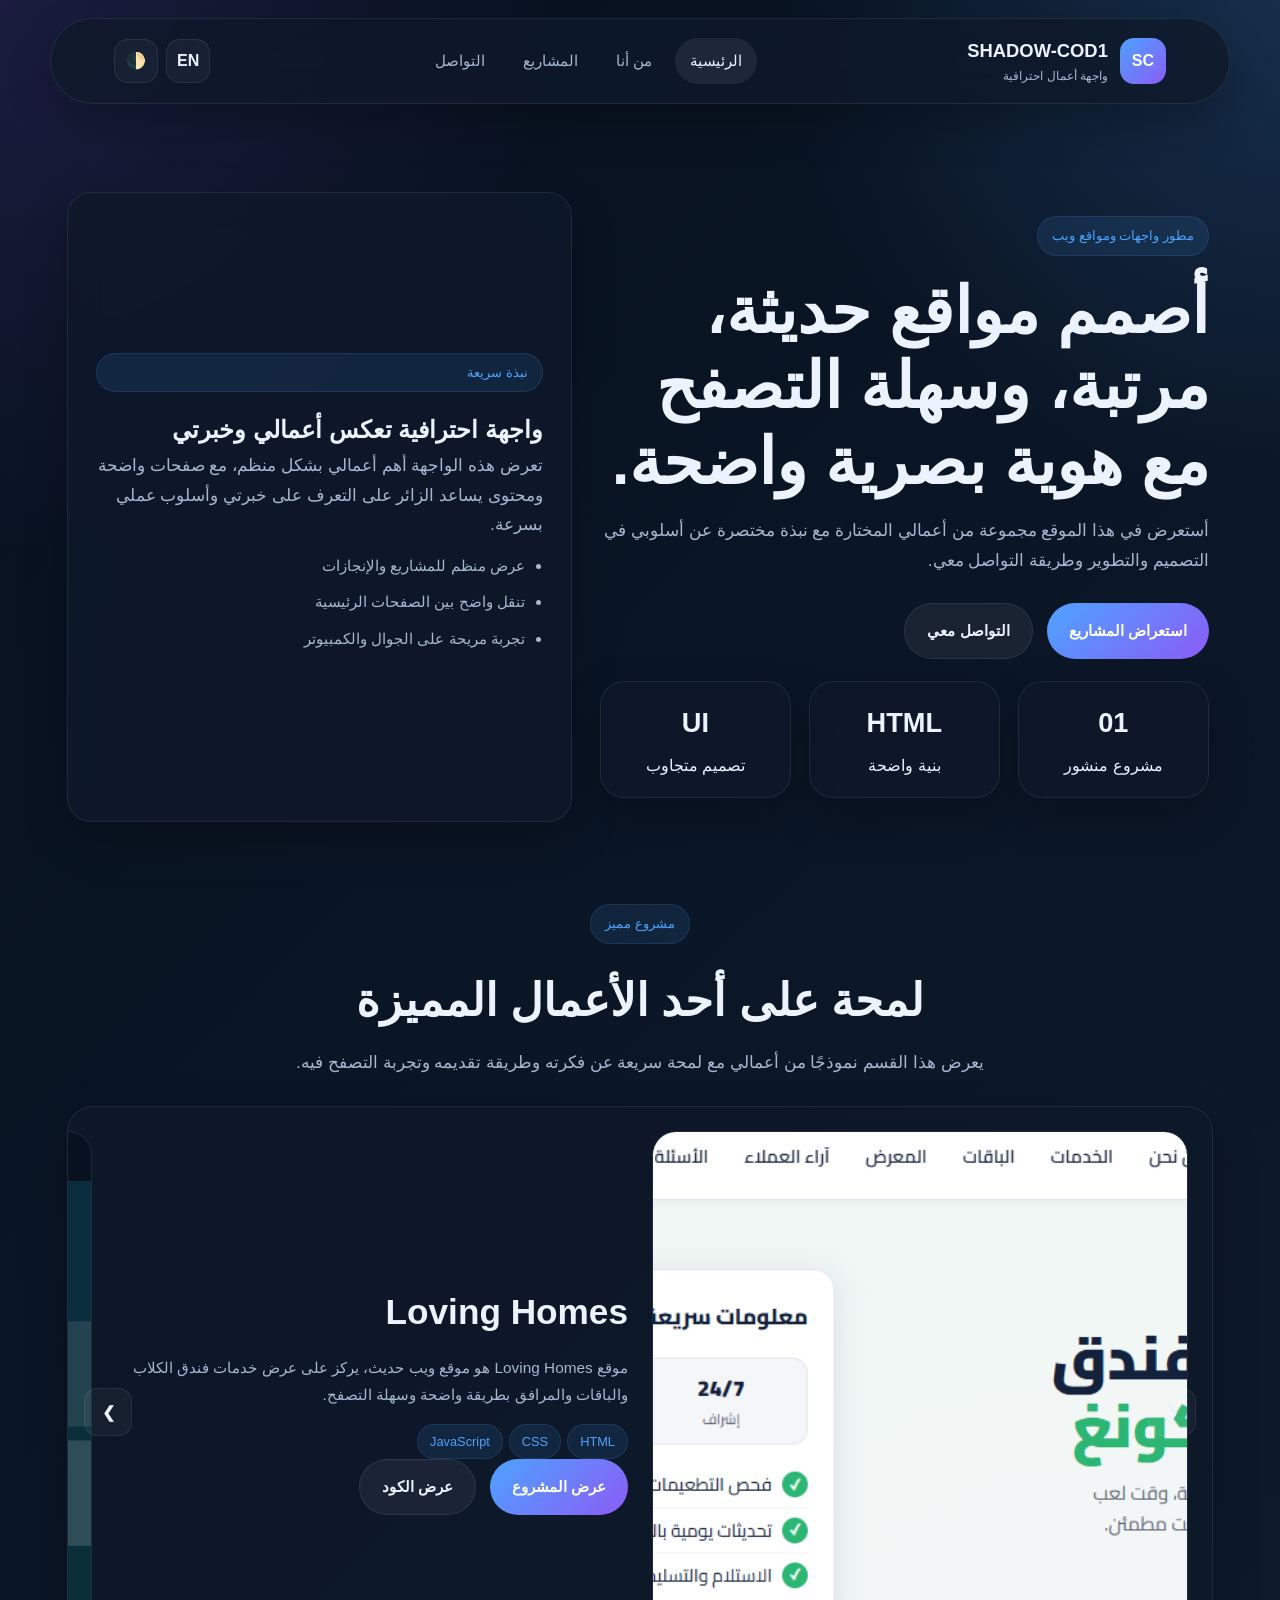
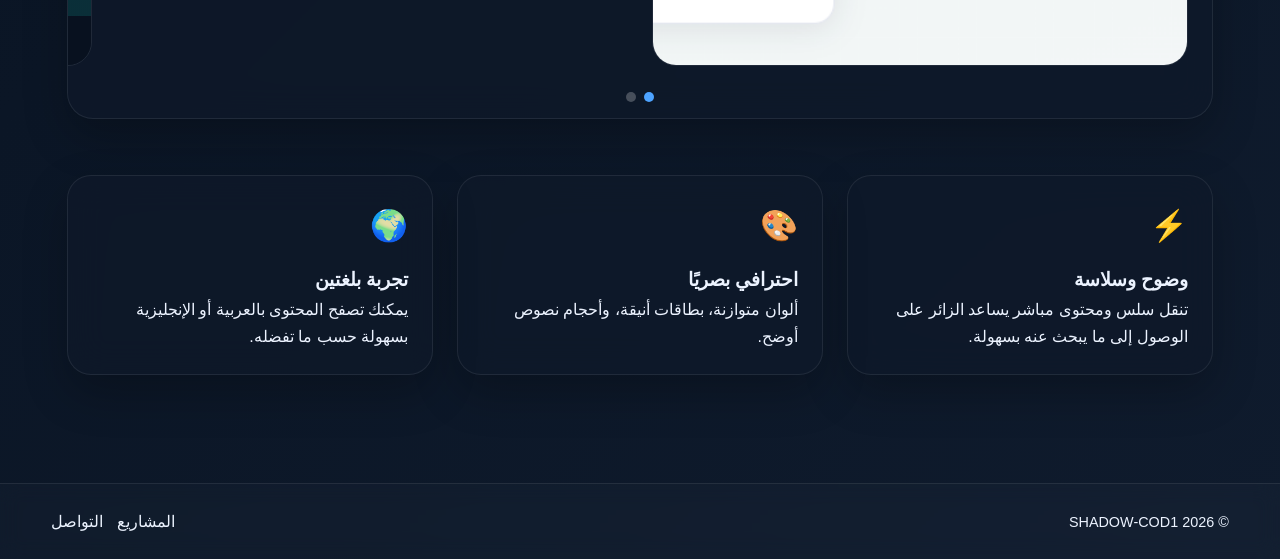
<file: index.html>
<!DOCTYPE html>
<!-- تعريف نوع المستند: HTML5 -->
<html lang="ar" dir="rtl">
<!-- lang="ar" لتحديد اللغة العربية
     dir="rtl" لجعل اتجاه المحتوى من اليمين إلى اليسار -->

<head>
  <!-- ترميز الأحرف لدعم العربية بشكل صحيح -->
  <meta charset="UTF-8" />

  <!-- جعل الصفحة متجاوبة مع جميع أحجام الشاشات -->
  <meta name="viewport" content="width=device-width, initial-scale=1.0" />

  <!-- عنوان الصفحة في تبويب المتصفح -->
  <title>SHADOW-COD1 | الرئيسية</title>

  <!-- ربط ملف التنسيقات الرئيسي -->
  <link rel="stylesheet" href="css/style.css" />
</head>

<!-- data-page="home" لتحديد أن الصفحة الحالية هي الصفحة الرئيسية
     ويُستخدم غالبًا لتفعيل الرابط النشط في القائمة -->
<body data-page="home">

  <!-- =========================
       رأس الصفحة Header
  ========================= -->
  <header class="site-header glass">
    <div class="container header-inner">

      <!-- الشعار / اسم الموقع
           عند الضغط عليه يعود إلى الصفحة الرئيسية -->
      <a class="brand" href="index.html">
        <span class="brand-mark">SC</span>
        <div>
          <strong>SHADOW-COD1</strong>

          <!-- نص فرعي مربوط بنظام الترجمة -->
          <small data-i18n="brandSubtitle">واجهة أعمال احترافية</small>
        </div>
      </a>

      <!-- زر فتح وإغلاق القائمة في الشاشات الصغيرة -->
      <button class="nav-toggle" id="navToggle" aria-label="Toggle navigation">☰</button>

      <!-- شريط التنقل الرئيسي -->
      <nav class="main-nav" id="mainNav">
        <!-- data-nav تُستخدم لمطابقة الصفحة الحالية -->
        <a href="index.html" data-nav="home" data-i18n="nav.home">الرئيسية</a>
        <a href="about.html" data-nav="about" data-i18n="nav.about">من أنا</a>
        <a href="projects.html" data-nav="projects" data-i18n="nav.projects">المشاريع</a>
        <a href="contact.html" data-nav="contact" data-i18n="nav.contact">التواصل</a>
      </nav>

      <!-- أزرار التحكم: تبديل اللغة والثيم -->
      <div class="header-actions">
        <!-- زر تغيير اللغة -->
        <button class="control-btn" id="langToggle" type="button">EN</button>

        <!-- زر تغيير الثيم بين الداكن والفاتح -->
        <button class="control-btn" id="themeToggle" type="button" aria-label="Toggle theme">🌓</button>
      </div>
    </div>
  </header>

  <!-- =========================
       المحتوى الرئيسي Main
  ========================= -->
  <main>

    <!-- قسم المقدمة الرئيسية Hero -->
    <section class="hero-section">
      <div class="container hero-grid">

        <!-- العمود الأول: النصوص الرئيسية والأزرار والإحصائيات -->
        <div class="hero-copy reveal">

          <!-- شارة تعريفية أعلى العنوان -->
          <span class="eyebrow" data-i18n="home.eyebrow">مطور واجهات ومواقع ويب</span>

          <!-- العنوان الرئيسي -->
          <h1 data-i18n="home.title">
            أصمم مواقع حديثة، مرتبة، وسهلة التصفح مع هوية بصرية واضحة.
          </h1>

          <!-- وصف مختصر -->
          <p class="hero-text" data-i18n="home.text">
            أستعرض في هذا الموقع مجموعة من أعمالي المختارة مع نبذة مختصرة عن أسلوبي في التصميم والتطوير وطريقة التواصل معي.
          </p>

          <!-- أزرار الإجراءات الرئيسية -->
          <div class="hero-actions">
            <a href="projects.html" class="btn btn-primary" data-i18n="home.btnProjects">استعراض المشاريع</a>
            <a href="contact.html" class="btn btn-secondary" data-i18n="home.btnContact">التواصل معي</a>
          </div>

          <!-- بطاقات إحصائية / تعريفية -->
          <div class="hero-stats">

            <!-- بطاقة إحصائية أولى -->
            <article class="stat-card glass reveal-delay-1">
              <strong>01</strong>
              <span data-i18n="home.stat1">مشروع منشور</span>
            </article>

            <!-- بطاقة إحصائية ثانية -->
            <article class="stat-card glass reveal-delay-2">
              <strong>HTML</strong>
              <span data-i18n="home.stat2">بنية واضحة</span>
            </article>

            <!-- بطاقة إحصائية ثالثة -->
            <article class="stat-card glass reveal-delay-3">
              <strong>UI</strong>
              <span data-i18n="home.stat3">تصميم متجاوب</span>
            </article>
          </div>
        </div>

        <!-- العمود الثاني: بطاقة جانبية تعريفية -->
        <div class="hero-panel glass reveal">

          <!-- عنوان صغير داخل البطاقة -->
          <span class="mini-label" data-i18n="home.panelLabel">نبذة سريعة</span>

          <!-- عنوان البطاقة -->
          <h2 data-i18n="home.panelTitle">واجهة احترافية تعكس أعمالي وخبرتي</h2>

          <!-- وصف البطاقة -->
          <p data-i18n="home.panelText">
            تعرض هذه الواجهة أهم أعمالي بشكل منظم، مع صفحات واضحة ومحتوى يساعد الزائر على التعرف على خبرتي وأسلوب عملي بسرعة.
          </p>

          <!-- قائمة الميزات -->
          <ul class="feature-list">
            <li data-i18n="home.feature1">عرض منظم للمشاريع والإنجازات</li>
            <li data-i18n="home.feature2">تنقل واضح بين الصفحات الرئيسية</li>
            <li data-i18n="home.feature3">واجهة مناسبة للجوال والكمبيوتر</li>
          </ul>
        </div>
      </div>
    </section>

    <!-- =========================
         قسم السلايدر الخاص بالمشروع المميز
    ========================= -->
    <section class="section">
      <div class="container">

        <!-- عنوان القسم -->
        <div class="section-head reveal">
          <span class="eyebrow" data-i18n="home.sliderEyebrow">مشروع مميز</span>
          <h2 data-i18n="home.sliderTitle">لمحة على أحد الأعمال المميزة</h2>

          <!-- نص وصفي للقسم -->
          <p data-i18n="home.sliderText"></p>
        </div>

        <!-- صندوق السلايدر -->
        <div class="slider-box glass reveal">

          <!-- زر الشريحة السابقة -->
          <button class="slider-btn prev" id="sliderPrev" aria-label="Previous">❮</button>

          <!-- المسار الذي سيتم حقن الشرائح داخله عبر JavaScript -->
          <div class="slider-track" id="featuredSlider"></div>

          <!-- زر الشريحة التالية -->
          <button class="slider-btn next" id="sliderNext" aria-label="Next">❯</button>

          <!-- نقاط التنقل بين الشرائح -->
          <div class="slider-dots" id="sliderDots"></div>
        </div>
      </div>
    </section>

    <!-- =========================
         قسم البطاقات السريعة / المميزات
    ========================= -->
    <section class="section compact-section">
      <div class="container quick-grid">

        <!-- بطاقة ميزة أولى -->
        <article class="quick-card glass reveal">
          <span class="card-icon">⚡</span>
          <h3 data-i18n="home.quick1Title">سريع وخفيف</h3>
          <p data-i18n="home.quick1Text">
            تنقل سلس ومحتوى مباشر يساعد الزائر على الوصول إلى ما يبحث عنه بسهولة.
          </p>
        </article>

        <!-- بطاقة ميزة ثانية -->
        <article class="quick-card glass reveal-delay-1">
          <span class="card-icon">🎨</span>
          <h3 data-i18n="home.quick2Title">احترافي بصريًا</h3>
          <p data-i18n="home.quick2Text">
            ألوان متوازنة، بطاقات أنيقة، وأحجام نصوص أوضح.
          </p>
        </article>

        <!-- بطاقة ميزة ثالثة -->
        <article class="quick-card glass reveal-delay-2">
          <span class="card-icon">🌍</span>
          <h3 data-i18n="home.quick3Title">تجربة بلغتين</h3>
          <p data-i18n="home.quick3Text">
            يمكنك تصفح المحتوى بالعربية أو الإنجليزية بسهولة حسب ما تفضله.
          </p>
        </article>
      </div>
    </section>
  </main>

  <!-- =========================
       تذييل الصفحة Footer
  ========================= -->
  <footer class="site-footer">
    <div class="container footer-inner">

      <!-- حقوق النشر -->
      <p>© 2026 SHADOW-COD1</p>

      <!-- روابط سريعة في التذييل -->
      <div class="footer-links">
        <a href="projects.html" data-i18n="nav.projects">المشاريع</a>
        <a href="contact.html" data-i18n="nav.contact">التواصل</a>
      </div>
    </div>
  </footer>

  <!-- ربط ملف JavaScript الرئيسي المسؤول عن:
       - الترجمة
       - السلايدر
       - تغيير الثيم
       - تغيير اللغة
       - التفاعلات العامة -->
  <script src="js/main.js"></script>
</body>
</html>
</file>
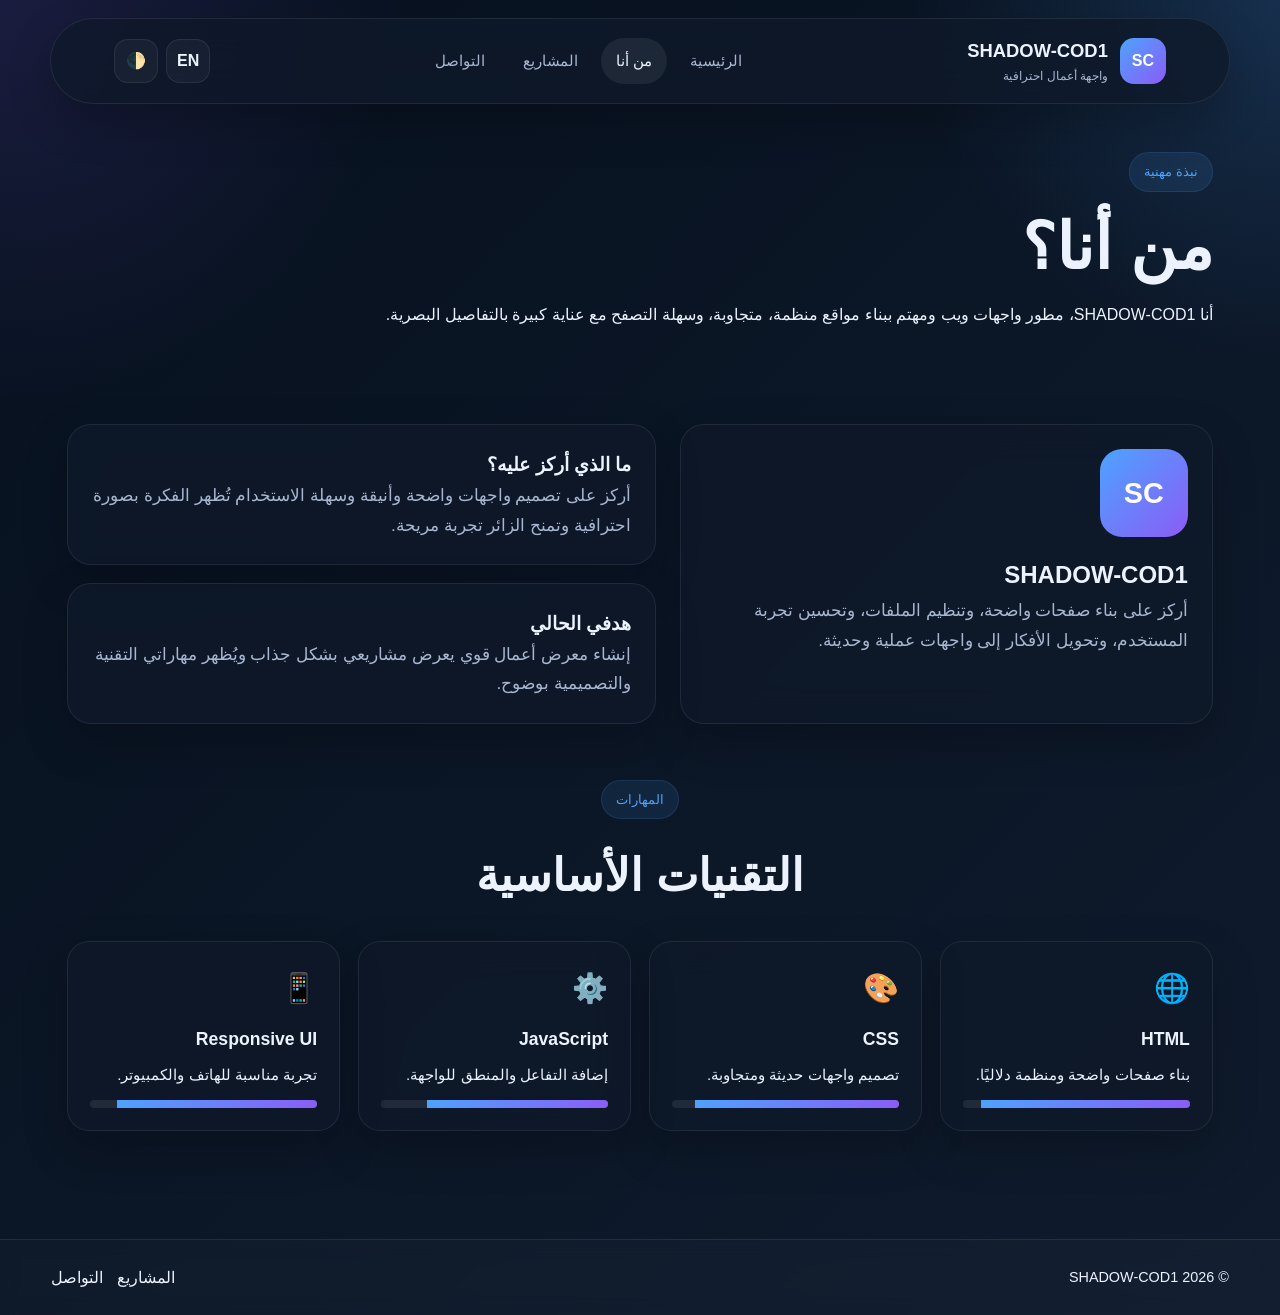
<file: about.html>
<!DOCTYPE html>
<!-- تعريف نوع المستند بأنه HTML5 -->
<html lang="ar" dir="rtl">
<!-- lang="ar" لتحديد لغة الصفحة العربية
     dir="rtl" لجعل اتجاه الصفحة من اليمين إلى اليسار -->

<head>
  <!-- تحديد ترميز الأحرف لدعم العربية بشكل صحيح -->
  <meta charset="UTF-8" />

  <!-- جعل الصفحة متجاوبة مع جميع أحجام الشاشات -->
  <meta name="viewport" content="width=device-width, initial-scale=1.0" />

  <!-- عنوان الصفحة الذي يظهر في تبويب المتصفح -->
  <title>SHADOW-COD1 | من أنا</title>

  <!-- ربط ملف CSS الخارجي الخاص بتنسيق الصفحة -->
  <link rel="stylesheet" href="css/style.css" />
</head>

<!-- data-page="about" لتحديد أن الصفحة الحالية هي صفحة "من أنا"
     ويُستخدم غالبًا لتفعيل الرابط النشط في القائمة -->
<body data-page="about">

  <!-- =========================
       رأس الصفحة Header
  ========================= -->
  <header class="site-header glass">
    <div class="container header-inner">

      <!-- الشعار / اسم العلامة التجارية
           عند الضغط عليه يعود إلى الصفحة الرئيسية -->
      <a class="brand" href="index.html">
        <span class="brand-mark">SC</span>
        <div>
          <strong>SHADOW-COD1</strong>
          <!-- data-i18n لربط النص بنظام الترجمة -->
          <small data-i18n="brandSubtitle">واجهة أعمال احترافية</small>
        </div>
      </a>

      <!-- زر فتح وإغلاق القائمة في الشاشات الصغيرة -->
      <button class="nav-toggle" id="navToggle" aria-label="Toggle navigation">☰</button>

      <!-- شريط التنقل الرئيسي -->
      <nav class="main-nav" id="mainNav">
        <!-- data-nav يُستخدم لتحديد الصفحة المطابقة وتفعيل الرابط الحالي -->
        <a href="index.html" data-nav="home" data-i18n="nav.home">الرئيسية</a>
        <a href="about.html" data-nav="about" data-i18n="nav.about">من أنا</a>
        <a href="projects.html" data-nav="projects" data-i18n="nav.projects">المشاريع</a>
        <a href="contact.html" data-nav="contact" data-i18n="nav.contact">التواصل</a>
      </nav>

      <!-- أزرار التحكم مثل تغيير اللغة والثيم -->
      <div class="header-actions">

        <!-- زر تغيير اللغة بين العربية والإنجليزية -->
        <button class="control-btn" id="langToggle" type="button">EN</button>

        <!-- زر تغيير الثيم بين الداكن والفاتح -->
        <button class="control-btn" id="themeToggle" type="button" aria-label="Toggle theme">🌓</button>
      </div>
    </div>
  </header>

  <!-- =========================
       المحتوى الرئيسي Main
  ========================= -->
  <main>

    <!-- قسم المقدمة الداخلية للصفحة -->
    <section class="inner-hero">
      <div class="container reveal">

        <!-- عنوان فرعي صغير أعلى العنوان الرئيسي -->
        <span class="eyebrow" data-i18n="about.eyebrow">نبذة مهنية</span>

        <!-- العنوان الرئيسي للصفحة -->
        <h1 data-i18n="about.title">من أنا؟</h1>

        <!-- وصف مختصر عن صاحب الموقع -->
        <p data-i18n="about.text">
          أنا SHADOW-COD1، مطور واجهات ويب ومهتم ببناء مواقع منظمة، متجاوبة، وسهلة التصفح مع عناية كبيرة بالتفاصيل البصرية.
        </p>
      </div>
    </section>

    <!-- قسم معلومات "من أنا" -->
    <section class="section">
      <div class="container two-col">

        <!-- بطاقة تعريف رئيسية -->
        <article class="panel glass reveal">

          <!-- صندوق الأحرف الأولى أو الصورة الرمزية -->
          <div class="avatar-box">SC</div>

          <!-- الاسم -->
          <h2>SHADOW-COD1</h2>

          <!-- وصف مختصر عن التخصص -->
          <p data-i18n="about.cardText">
            أركز على بناء صفحات واضحة، وتنظيم الملفات، وتحسين تجربة المستخدم، وتحويل الأفكار إلى واجهات عملية وحديثة.
          </p>
        </article>

        <!-- عمود جانبي يحتوي على بطاقات إضافية -->
        <div class="stack-col">

          <!-- بطاقة توضح مجال التركيز -->
          <article class="panel glass reveal-delay-1">
            <h3 data-i18n="about.focusTitle">ما الذي أركز عليه؟</h3>
            <p data-i18n="about.focusText">
              أركز على تصميم واجهات واضحة وأنيقة وسهلة الاستخدام تُظهر الفكرة بصورة احترافية وتمنح الزائر تجربة مريحة.
            </p>
          </article>

          <!-- بطاقة توضح الهدف الحالي -->
          <article class="panel glass reveal-delay-2">
            <h3 data-i18n="about.goalTitle">هدفي الحالي</h3>
            <p data-i18n="about.goalText">
              إنشاء معرض أعمال قوي يعرض مشاريعي بشكل جذاب ويُظهر مهاراتي التقنية والتصميمية بوضوح.
            </p>
          </article>
        </div>
      </div>
    </section>

    <!-- قسم المهارات -->
    <section class="section compact-section">
      <div class="container">

        <!-- عنوان القسم -->
        <div class="section-head reveal">
          <span class="eyebrow" data-i18n="about.skillsEyebrow">المهارات</span>
          <h2 data-i18n="about.skillsTitle">التقنيات الأساسية</h2>
        </div>

        <!-- حاوية المهارات
             يتم تعبئتها ديناميكيًا عبر JavaScript -->
        <div class="skills-grid" id="skillsGrid"></div>
      </div>
    </section>
  </main>

  <!-- =========================
       تذييل الصفحة Footer
  ========================= -->
  <footer class="site-footer">
    <div class="container footer-inner">

      <!-- حقوق النشر -->
      <p>© 2026 SHADOW-COD1</p>

      <!-- روابط سريعة داخل الفوتر -->
      <div class="footer-links">
        <a href="projects.html" data-i18n="nav.projects">المشاريع</a>
        <a href="contact.html" data-i18n="nav.contact">التواصل</a>
      </div>
    </div>
  </footer>

  <!-- ربط ملف JavaScript الرئيسي المسؤول عن التفاعل والترجمة والثيم -->
  <script src="js/main.js"></script>
</body>
</html>
</file>
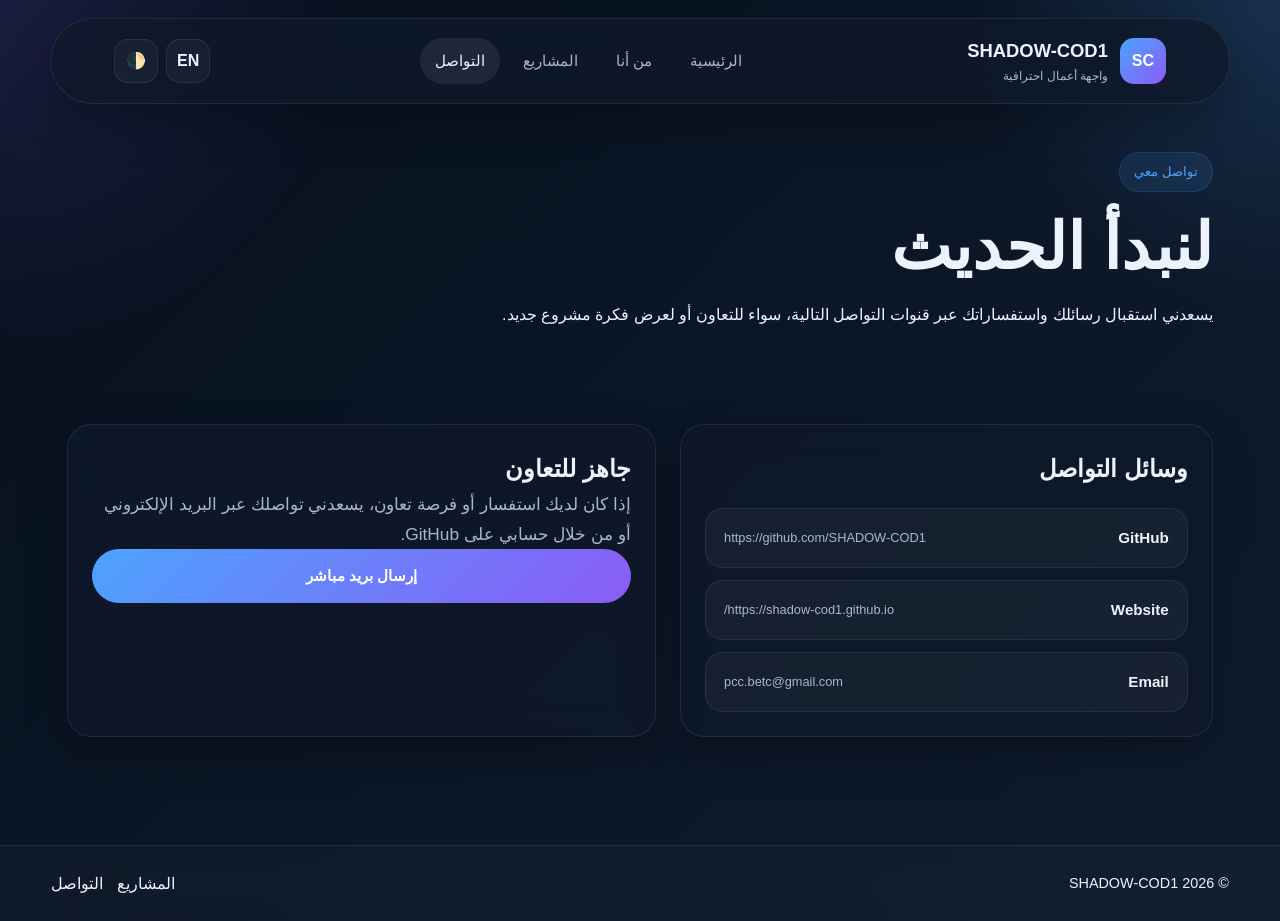
<file: contact.html>
<!DOCTYPE html>
<!-- تعريف نوع المستند بأنه HTML5 -->
<html lang="ar" dir="rtl">
<!-- lang="ar" لتحديد أن لغة الصفحة عربية
     dir="rtl" لجعل اتجاه المحتوى من اليمين إلى اليسار -->

<head>
  <!-- ترميز الأحرف لدعم اللغة العربية بشكل صحيح -->
  <meta charset="UTF-8" />

  <!-- لجعل الصفحة متجاوبة مع جميع أحجام الشاشات -->
  <meta name="viewport" content="width=device-width, initial-scale=1.0" />

  <!-- عنوان الصفحة الذي يظهر في تبويب المتصفح -->
  <title>SHADOW-COD1 | التواصل</title>

  <!-- ربط ملف التنسيق الخارجي CSS -->
  <link rel="stylesheet" href="css/style.css" />
</head>

<!-- data-page="contact" لتحديد أن الصفحة الحالية هي صفحة التواصل
     ويُستخدم غالبًا لتحديد الرابط النشط في شريط التنقل -->
<body data-page="contact">

  <!-- =========================
       رأس الصفحة Header
  ========================= -->
  <header class="site-header glass">
    <div class="container header-inner">

      <!-- الشعار / اسم الموقع
           ينقل المستخدم إلى الصفحة الرئيسية عند الضغط عليه -->
      <a class="brand" href="index.html">
        <span class="brand-mark">SC</span>
        <div>
          <strong>SHADOW-COD1</strong>
          <!-- نص فرعي مرتبط بنظام الترجمة -->
          <small data-i18n="brandSubtitle">واجهة أعمال احترافية</small>
        </div>
      </a>

      <!-- زر فتح وإغلاق القائمة في الشاشات الصغيرة -->
      <button class="nav-toggle" id="navToggle" aria-label="Toggle navigation">☰</button>

      <!-- شريط التنقل الرئيسي -->
      <nav class="main-nav" id="mainNav">
        <!-- data-nav يُستخدم لمطابقة الصفحة الحالية وتفعيل الرابط النشط -->
        <a href="index.html" data-nav="home" data-i18n="nav.home">الرئيسية</a>
        <a href="about.html" data-nav="about" data-i18n="nav.about">من أنا</a>
        <a href="projects.html" data-nav="projects" data-i18n="nav.projects">المشاريع</a>
        <a href="contact.html" data-nav="contact" data-i18n="nav.contact">التواصل</a>
      </nav>

      <!-- أزرار التحكم مثل تغيير اللغة والثيم -->
      <div class="header-actions">

        <!-- زر تغيير اللغة بين العربية والإنجليزية -->
        <button class="control-btn" id="langToggle" type="button">EN</button>

        <!-- زر تغيير وضع المظهر بين الداكن والفاتح -->
        <button class="control-btn" id="themeToggle" type="button" aria-label="Toggle theme">🌓</button>
      </div>
    </div>
  </header>

  <!-- =========================
       المحتوى الرئيسي Main
  ========================= -->
  <main>

    <!-- قسم المقدمة الداخلية للصفحة -->
    <section class="inner-hero">
      <div class="container reveal">

        <!-- عنوان فرعي صغير -->
        <span class="eyebrow" data-i18n="contact.eyebrow">تواصل معي</span>

        <!-- العنوان الرئيسي للصفحة -->
        <h1 data-i18n="contact.title">لنبدأ الحديث</h1>

        <!-- وصف مختصر يوضح الغرض من قسم التواصل -->
        <p data-i18n="contact.text">
          يسعدني استقبال رسائلك واستفساراتك عبر قنوات التواصل التالية، سواء للتعاون أو لعرض فكرة مشروع جديد.
        </p>
      </div>
    </section>

    <!-- قسم وسائل التواصل والملاحظة الجانبية -->
    <section class="section">
      <div class="container two-col">

        <!-- بطاقة تحتوي على روابط التواصل -->
        <article class="panel glass reveal">
          <h2 data-i18n="contact.linksTitle">وسائل التواصل</h2>

          <!-- حاوية روابط التواصل
               يتم ملؤها ديناميكيًا بواسطة JavaScript -->
          <div id="contactLinks" class="contact-list"></div>
        </article>

        <!-- بطاقة ثانية تحتوي على ملاحظة وزر البريد المباشر -->
        <article class="panel glass reveal-delay-1">
          <h2 data-i18n="contact.noteTitle">جاهز للتعاون</h2>

          <!-- نص توضيحي عن إمكانية التواصل للتعاون أو الاستفسار -->
          <p data-i18n="contact.noteText">
            إذا كان لديك استفسار أو فرصة تعاون، يسعدني تواصلك عبر البريد الإلكتروني أو من خلال حسابي على GitHub.
          </p>

          <!-- زر يفتح البريد مباشرة -->
          <a
            class="btn btn-primary full-width"
            id="directEmailBtn"
            href="mailto:pcc.betc@gmail.com"
            data-i18n="contact.emailBtn"
          >
            إرسال بريد مباشر
          </a>
        </article>
      </div>
    </section>
  </main>

  <!-- =========================
       تذييل الصفحة Footer
  ========================= -->
  <footer class="site-footer">
    <div class="container footer-inner">

      <!-- حقوق النشر -->
      <p>© 2026 SHADOW-COD1</p>

      <!-- روابط سريعة داخل الفوتر -->
      <div class="footer-links">
        <a href="projects.html" data-i18n="nav.projects">المشاريع</a>
        <a href="contact.html" data-i18n="nav.contact">التواصل</a>
      </div>
    </div>
  </footer>

  <!-- ربط ملف JavaScript الرئيسي المسؤول عن:
       - الترجمة
       - تبديل الثيم
       - تعبئة روابط التواصل
       - التفاعلات العامة -->
  <script src="js/main.js"></script>
</body>
</html>
</file>
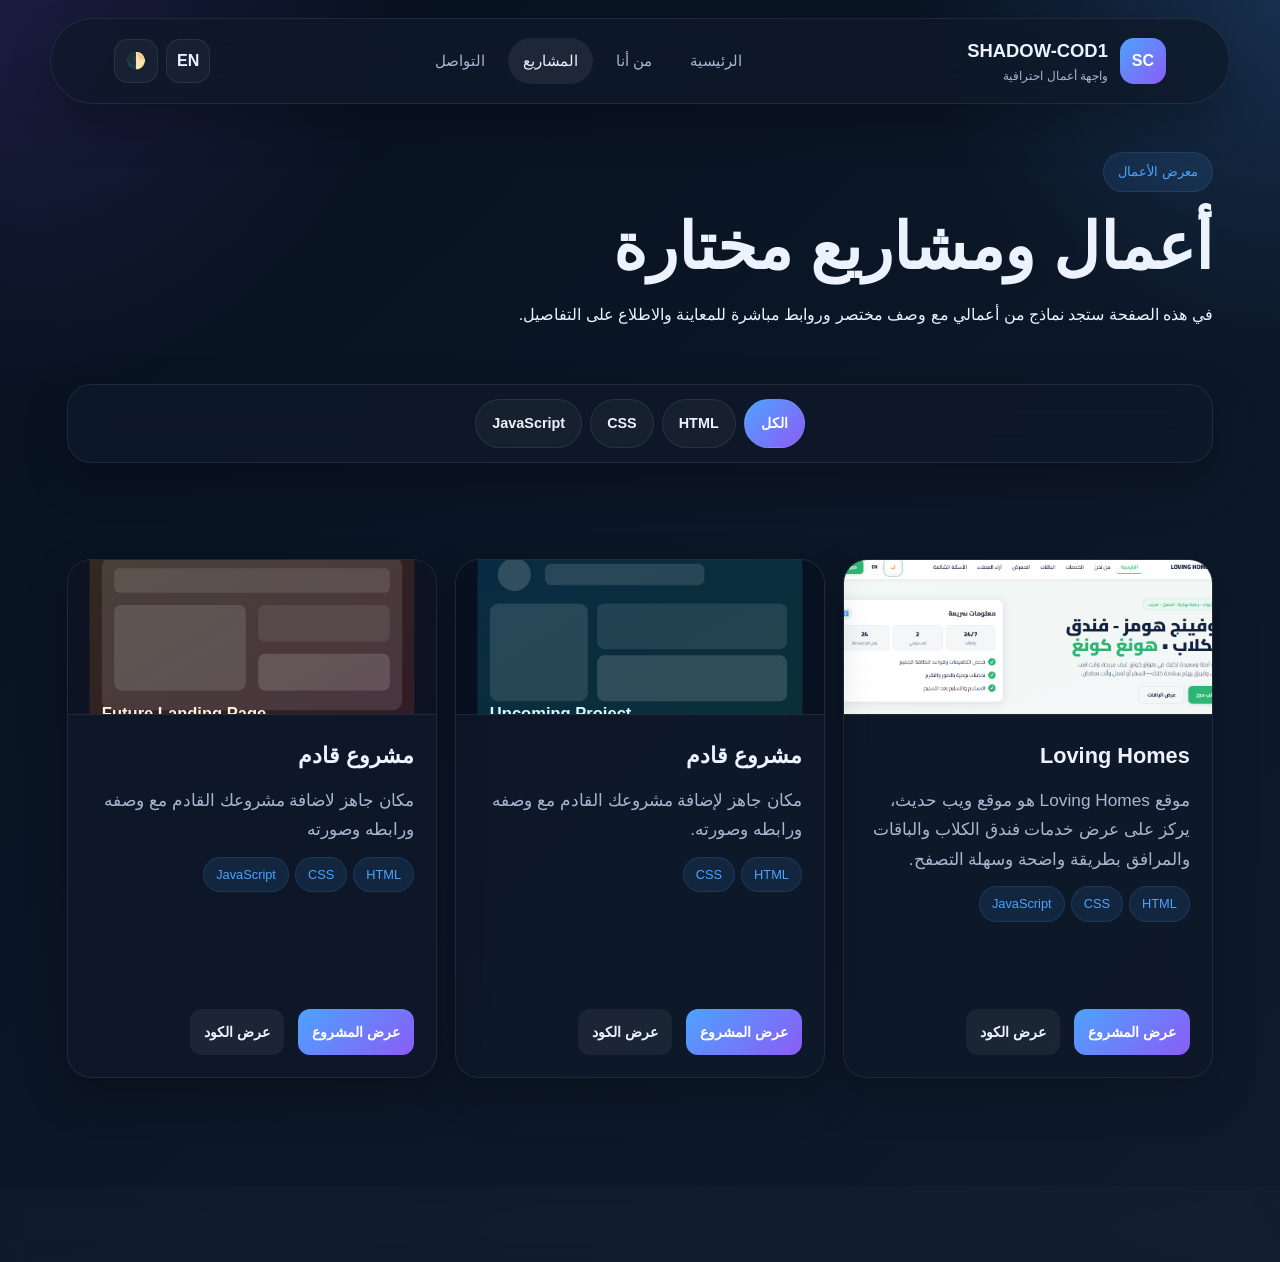
<file: projects.html>
<!DOCTYPE html>
<!-- تعريف نوع المستند بأنه HTML5 -->
<html lang="ar" dir="rtl">
<!-- lang="ar" لتحديد لغة الصفحة بالعربية
     dir="rtl" لجعل اتجاه المحتوى من اليمين إلى اليسار -->

<head>
  <!-- ترميز الأحرف لدعم اللغة العربية بشكل صحيح -->
  <meta charset="UTF-8" />

  <!-- جعل الصفحة متجاوبة مع جميع أحجام الشاشات -->
  <meta name="viewport" content="width=device-width, initial-scale=1.0" />

  <!-- عنوان الصفحة الذي يظهر في تبويب المتصفح -->
  <title>SHADOW-COD1 | المشاريع</title>

  <!-- ربط ملف التنسيقات الرئيسي -->
  <link rel="stylesheet" href="css/style.css" />
</head>

<!-- data-page="projects" لتحديد أن الصفحة الحالية هي صفحة المشاريع
     ويُستخدم غالبًا لتفعيل الرابط النشط في شريط التنقل -->
<body data-page="projects">

  <!-- =========================
       رأس الصفحة Header
  ========================= -->
  <header class="site-header glass">
    <div class="container header-inner">

      <!-- الشعار / اسم الموقع
           عند الضغط عليه يعود إلى الصفحة الرئيسية -->
      <a class="brand" href="index.html">
        <span class="brand-mark">SC</span>
        <div>
          <strong>SHADOW-COD1</strong>
          <!-- نص فرعي مربوط بنظام الترجمة -->
          <small data-i18n="brandSubtitle">واجهة أعمال احترافية</small>
        </div>
      </a>

      <!-- زر فتح وإغلاق القائمة في الشاشات الصغيرة -->
      <button class="nav-toggle" id="navToggle" aria-label="Toggle navigation">☰</button>

      <!-- شريط التنقل الرئيسي -->
      <nav class="main-nav" id="mainNav">
        <!-- data-nav يُستخدم لتحديد الرابط النشط حسب الصفحة الحالية -->
        <a href="index.html" data-nav="home" data-i18n="nav.home">الرئيسية</a>
        <a href="about.html" data-nav="about" data-i18n="nav.about">من أنا</a>
        <a href="projects.html" data-nav="projects" data-i18n="nav.projects">المشاريع</a>
        <a href="contact.html" data-nav="contact" data-i18n="nav.contact">التواصل</a>
      </nav>

      <!-- أزرار التحكم مثل تغيير اللغة والثيم -->
      <div class="header-actions">
        <!-- زر تبديل اللغة بين العربية والإنجليزية -->
        <button class="control-btn" id="langToggle" type="button">EN</button>

        <!-- زر تبديل الثيم بين الداكن والفاتح -->
        <button class="control-btn" id="themeToggle" type="button" aria-label="Toggle theme">🌓</button>
      </div>
    </div>
  </header>

  <!-- =========================
       المحتوى الرئيسي Main
  ========================= -->
  <main>

    <!-- قسم المقدمة الخاصة بصفحة المشاريع -->
    <section class="inner-hero">
      <div class="container reveal">

        <!-- شارة تعريفية صغيرة أعلى العنوان -->
        <span class="eyebrow" data-i18n="projects.eyebrow">معرض الأعمال</span>

        <!-- العنوان الرئيسي للصفحة -->
        <h1 data-i18n="projects.title">أعمال ومشاريع مختارة</h1>

        <!-- وصف مختصر يوضح محتوى الصفحة -->
        <p data-i18n="projects.text">
          في هذه الصفحة ستجد نماذج من أعمالي مع وصف مختصر وروابط مباشرة للمعاينة والاطلاع على التفاصيل.
        </p>
      </div>
    </section>

    <!-- =========================
         قسم أزرار الفلترة
    ========================= -->
    <section class="section compact-section">
      <div class="container">

        <!-- شريط الفلاتر
             يسمح بعرض المشاريع حسب التقنية المستخدمة -->
        <div class="filter-bar glass reveal">

          <!-- زر عرض جميع المشاريع -->
          <button class="filter-btn active" data-filter="all" data-i18n="projects.filterAll">الكل</button>

          <!-- زر تصفية مشاريع HTML -->
          <button class="filter-btn" data-filter="html">HTML</button>

          <!-- زر تصفية مشاريع CSS -->
          <button class="filter-btn" data-filter="css">CSS</button>

          <!-- زر تصفية مشاريع JavaScript -->
          <button class="filter-btn" data-filter="javascript">JavaScript</button>
        </div>
      </div>
    </section>

    <!-- =========================
         قسم عرض المشاريع
    ========================= -->
    <section class="section">
      <div class="container">

        <!-- حاوية المشاريع
             يتم تعبئتها ديناميكيًا عبر JavaScript -->
        <div class="projects-grid" id="projectsContainer"></div>
      </div>
    </section>
  </main>

  <!-- =========================
       تذييل الصفحة Footer
  ========================= -->
  <footer class="site-footer">
    <div class="container footer-inner">

      <!-- حقوق النشر -->
      <p>© 2026 SHADOW-COD1</p>

      <!-- روابط سريعة داخل الفوتر -->
      <div class="footer-links">
        <a href="projects.html" data-i18n="nav.projects">المشاريع</a>
        <a href="contact.html" data-i18n="nav.contact">التواصل</a>
      </div>
    </div>
  </footer>

  <!-- ربط ملف JavaScript الرئيسي المسؤول عن:
       - الترجمة
       - تعبئة المشاريع
       - الفلاتر
       - تغيير الثيم
       - تغيير اللغة
       - التفاعلات العامة -->
  <script src="js/main.js"></script>
</body>
</html>
</file>
<file: css/style.css>
/* =========================
   متغيرات الألوان والثيم الافتراضي الداكن
========================= */
:root {
  --bg: #07111f; /* لون الخلفية الأساسي */
  --bg-soft: #0f1b2d; /* لون خلفية ثانوي متدرج */
  --card: rgba(15, 25, 42, 0.78); /* لون البطاقات بخلفية شفافة */
  --text: #ecf3ff; /* لون النص الأساسي */
  --muted: #a8b7d1; /* لون النصوص الثانوية */
  --border: rgba(255, 255, 255, 0.08); /* لون الحدود */
  --primary: #4da3ff; /* اللون الرئيسي */
  --secondary: #8b5cf6; /* اللون الثانوي */
  --shadow: 0 18px 45px rgba(0, 0, 0, 0.24); /* الظل الافتراضي للعناصر */
}

/* =========================
   متغيرات الثيم الفاتح عند إضافة الكلاس light-theme إلى body
========================= */
body.light-theme {
  --bg: #f3f7ff;
  --bg-soft: #e7eefb;
  --card: rgba(255, 255, 255, 0.86);
  --text: #10203c;
  --muted: #50627c;
  --border: rgba(16, 32, 60, 0.1);
  --primary: #1667c8;
  --secondary: #6b46c1;
  --shadow: 0 18px 45px rgba(22, 48, 92, 0.1);
}

/* إعادة ضبط القيم الافتراضية لكل العناصر */
* { 
  box-sizing: border-box; 
  margin: 0; 
  padding: 0; 
}

/* جعل التمرير بين الأقسام سلسًا */
html { 
  scroll-behavior: smooth;
  -webkit-font-smoothing: antialiased;
  -moz-osx-font-smoothing: grayscale;
}

/* تنسيق الصفحة العامة */
body {
  font-family: -apple-system, BlinkMacSystemFont, "Segoe UI", "Helvetica Neue", Arial, sans-serif;
  background:
    radial-gradient(circle at top right, rgba(77,163,255,.18), transparent 20%),
    radial-gradient(circle at top left, rgba(139,92,246,.15), transparent 22%),
    linear-gradient(135deg, var(--bg) 0%, var(--bg-soft) 100%);
  color: var(--text);
  line-height: 1.7;
  min-block-size: 100vh;
  overflow-x: hidden;
}

/* الروابط بدون لون افتراضي أو خط سفلي */
a { 
  color: inherit; 
  text-decoration: none;
  touch-action: manipulation;
}

/* الصور تكون بلوك ولا تتجاوز عرض العنصر الأب */
img { 
  display: block; 
  max-inline-size: 100%;
  height: auto;
}

/* الأزرار ترث الخط ويصبح شكل المؤشر يد */
button { 
  font: inherit; 
  cursor: pointer;
  touch-action: manipulation;
  -webkit-appearance: none;
  -moz-appearance: none;
  appearance: none;
}

/* حاوية عامة لتوسيط المحتوى */
.container { 
  inline-size: min(1180px, 92%); 
  margin: 0 auto;
  padding: 0 16px;
}

/* تأثير الزجاج الشفاف للعناصر */
.glass {
  background: var(--card);
  backdrop-filter: blur(18px);
  border: 1px solid var(--border);
  box-shadow: var(--shadow);
  -webkit-backdrop-filter: blur(18px);
}

/* =========================
   رأس الموقع
========================= */
.site-header {
  position: sticky;
  inset-block-start: 0;
  z-index: 1000;
  margin: 18px auto 0;
  inline-size: min(1180px, calc(100% - 28px));
  border-radius: 999px;
}

/* محتوى الهيدر الداخلي */
.header-inner {
  min-block-size: 84px;
  display: flex;
  align-items: center;
  justify-content: space-between;
  gap: 12px;
  padding: 0 16px;
}

/* تنسيق شعار الموقع */
.brand {
  display: flex;
  align-items: center;
  gap: 12px;
  text-decoration: none;
  flex-shrink: 0;
}

/* نص شعار */
.brand strong {
  font-size: clamp(0.95rem, 2vw, 1.15rem);
}

/* نص صغير أسفل أو بجانب الشعار */
.brand small {
  color: var(--muted);
  font-size: 0.75rem;
  display: block;
}

/* أيقونة أو مربع الشعار */
.brand-mark {
  inline-size: 46px;
  block-size: 46px;
  display: grid;
  place-items: center;
  border-radius: 14px;
  background: linear-gradient(135deg, var(--primary), var(--secondary));
  color: #fff;
  font-weight: 700;
  flex-shrink: 0;
}

/* القائمة الرئيسية */
.main-nav {
  display: flex;
  gap: 8px;
  flex-grow: 1;
  justify-content: center;
}

/* روابط القائمة */
.main-nav a {
  color: var(--muted);
  padding: 10px 15px;
  border-radius: 999px;
  transition: .25s ease;
  white-space: nowrap;
  font-size: clamp(0.85rem, 1.5vw, 0.95rem);
}

/* تأثير hover والرابط النشط */
.main-nav a:hover,
.main-nav a.active {
  color: var(--text);
  background: rgba(255,255,255,.07);
}

/* حاوية أزرار الهيدر */
.header-actions {
  display: flex;
  gap: 8px;
  flex-shrink: 0;
}

/* تنسيق عام للأزرار الصغيرة */
.control-btn,
.nav-toggle,
.slider-btn,
.filter-btn {
  border: 1px solid var(--border);
  background: rgba(255,255,255,.04);
  color: var(--text);
  transition: .25s ease;
  font-weight: 600;
}

/* حجم أزرار التحكم وزر القائمة */
.control-btn,
.nav-toggle {
  inline-size: 44px;
  block-size: 44px;
  border-radius: 14px;
  min-inline-size: 44px;
  min-block-size: 44px;
}

/* تأثير التحويم للأزرار */
.control-btn:hover,
.nav-toggle:hover,
.slider-btn:hover,
.filter-btn:hover {
  transform: translateY(-2px);
  background: rgba(255,255,255,.08);
}

/* تأثير الضغط على الجوال */
.control-btn:active,
.nav-toggle:active,
.slider-btn:active,
.filter-btn:active {
  transform: translateY(0);
  opacity: 0.9;
}

/* زر القائمة المخفية في الشاشات الكبيرة */
.nav-toggle { display: none; }

/* =========================
   قسم البطل Hero
========================= */
.hero-section { 
  padding: clamp(60px, 8vw, 88px) 0 clamp(30px, 5vw, 34px);
}

/* شبكات عامة */
.hero-grid,
.two-col,
.quick-grid {
  display: grid;
  gap: clamp(18px, 4vw, 24px);
}

/* شبكة قسم البطل بعمودين */
.hero-grid {
  grid-template-columns: 1.1fr .9fr;
  align-items: stretch;
}

/* نصوص قسم البطل */
.hero-copy { 
  padding: 24px 4px;
}

/* شارة صغيرة أعلى العنوان */
.eyebrow,
.mini-label {
  display: inline-flex;
  padding: 8px 14px;
  border-radius: 999px;
  color: var(--primary);
  background: rgba(77,163,255,.11);
  border: 1px solid rgba(77,163,255,.14);
  margin-block-end: 18px;
  font-size: clamp(.78rem, 1vw, .95rem);
  white-space: nowrap;
}

/* العناوين الرئيسية */
.hero-copy h1,
.inner-hero h1 {
  font-size: clamp(1.8rem, 5vw, 4rem);
  line-height: 1.18;
  margin-block-end: 16px;
  word-break: break-word;
}

/* النصوص الوصفية */
.hero-text,
.section-head p,
.panel p,
.hero-panel p,
.project-desc,
.contact-link span {
  color: var(--muted);
  font-size: clamp(0.9rem, 1.4vw, 1.08rem);
}

/* مجموعات العناصر المرنة */
.hero-actions,
.hero-stats,
.project-tech,
.project-actions,
.footer-links,
.contact-list {
  display: flex;
  gap: clamp(12px, 2vw, 14px);
  flex-wrap: wrap;
}

/* مسافة أزرار البطل */
.hero-actions { margin: clamp(20px, 4vw, 28px) 0 clamp(18px, 3vw, 22px); }

/* زر عام */
.btn {
  display: inline-flex;
  align-items: center;
  justify-content: center;
  padding: clamp(12px, 2vw, 14px) clamp(18px, 3vw, 22px);
  border-radius: 999px;
  font-weight: 700;
  transition: .25s ease;
  text-decoration: none;
  border: 0;
  min-height: 44px;
  min-width: 44px;
  font-size: clamp(0.85rem, 1.2vw, 0.95rem);
}

/* تأثير التحويم للزر */
.btn:hover { 
  transform: translateY(-2px);
}

/* تأثير الضغط على الجوال */
.btn:active {
  transform: translateY(0);
  opacity: 0.95;
}

/* زر أساسي */
.btn-primary {
  background: linear-gradient(135deg, var(--primary), var(--secondary));
  color: #fff;
}

/* زر ثانوي */
.btn-secondary {
  background: rgba(255,255,255,.06);
  border: 1px solid var(--border);
}

/* زر بعرض كامل */
.full-width { inline-size: 100%; }

/* بطاقات الإحصائيات داخل قسم البطل */
.hero-stats {
  display: grid;
  grid-template-columns: repeat(auto-fit, minmax(120px, 1fr));
  gap: clamp(12px, 2vw, 18px);
}

/* عناصر ذات حواف دائرية كبيرة */
.stat-card,
.hero-panel,
.panel,
.quick-card,
.project-card {
  border-radius: 24px;
}

/* بطاقة إحصائية */
.stat-card {
  padding: clamp(14px, 2vw, 18px);
  text-align: center;
  min-height: 100px;
  display: flex;
  flex-direction: column;
  justify-content: center;
}

/* الرقم أو القيمة داخل البطاقة */
.stat-card strong {
  display: block;
  font-size: clamp(1.1rem, 3vw, 1.7rem);
  margin-block-end: 6px;
  word-break: break-word;
}

/* لوحة جانبية في قسم البطل */
.hero-panel {
  padding: clamp(20px, 3vw, 28px);
  display: flex;
  flex-direction: column;
  justify-content: center;
}

/* قائمة ميزات */
.feature-list {
  padding-inline-start: 18px;
  margin-block-start: 14px;
}

.feature-list li {
  color: var(--muted);
  margin-block-end: 10px;
  font-size: clamp(0.9rem, 1.2vw, 1rem);
}

/* =========================
   الأقسام العامة
========================= */
.section,
.inner-hero {
  padding: clamp(40px, 6vw, 48px) 0;
}

/* قسم مدمج بمسافة علوية أقل */
.compact-section { padding-block-start: 8px; }

/* عنوان القسم */
.section-head {
  text-align: center;
  margin-block-end: clamp(20px, 4vw, 28px);
}

.section-head h2 {
  font-size: clamp(1.4rem, 4vw, 2.8rem);
  margin-block-end: 10px;
  word-break: break-word;
}

/* =========================
   السلايدر
========================= */
.slider-box {
  position: relative;
  overflow: hidden;
  padding: clamp(16px, 3vw, 24px);
  padding-bottom: clamp(50px, 6vw, 52px);
  border-radius: 26px;
}

.slider-track {
  display: flex;
  transition: transform .5s ease;
  scroll-snap-type: x mandatory;
}

.slide {
  min-inline-size: 100%;
  display: grid;
  grid-template-columns: 1fr 1fr;
  gap: clamp(16px, 3vw, 24px);
  align-items: center;
  scroll-snap-align: start;
}

/* حاوية صورة الشريحة */
.slide-media {
  border-radius: 24px;
  overflow: hidden;
  border: 1px solid var(--border);
  aspect-ratio: 1;
}

.slide-media img {
  width: 100%;
  height: 100%;
  object-fit: cover;
}

/* عنوان الشريحة */
.slide-content h3 {
  font-size: clamp(1.3rem, 3vw, 2.2rem);
  margin-block-end: 14px;
  word-break: break-word;
}

/* وصف الشريحة */
.slide-content p {
  color: var(--muted);
  margin-block-end: 16px;
  font-size: clamp(0.9rem, 1.2vw, 1rem);
}

/* شارات تقنية أو وسم */
.badge,
.tech-badge {
  display: inline-flex;
  align-items: center;
  padding: 6px 12px;
  border-radius: 999px;
  background: rgba(77,163,255,.11);
  color: var(--primary);
  border: 1px solid rgba(77,163,255,.14);
  font-size: .8rem;
  white-space: nowrap;
}

/* أزرار التنقل داخل السلايدر */
.slider-btn {
  position: absolute;
  inset-block-start: 50%;
  transform: translateY(-50%);
  inline-size: clamp(40px, 5vw, 48px);
  block-size: clamp(40px, 5vw, 48px);
  border-radius: 14px;
  z-index: 2;
  min-inline-size: 44px;
  min-block-size: 44px;
}

/* زر السابق */
.slider-btn.prev { inset-inline-start: clamp(8px, 2vw, 16px); }

/* زر التالي */
.slider-btn.next { inset-inline-end: clamp(8px, 2vw, 16px); }

/* نقاط التنقل أسفل السلايدر */
.slider-dots {
  position: absolute;
  inset-block-end: clamp(8px, 2vw, 16px);
  inset-inline: 0;
  display: flex;
  justify-content: center;
  gap: 8px;
  flex-wrap: wrap;
  padding: 0 16px;
}

/* شكل كل نقطة */
.slider-dots button {
  inline-size: 10px;
  block-size: 10px;
  border: 0;
  border-radius: 50%;
  background: rgba(255,255,255,.24);
  min-inline-size: 10px;
  min-block-size: 10px;
}

/* النقطة النشطة */
.slider-dots button.active { background: var(--primary); }

/* =========================
   بطاقات سريعة / تعريفية
========================= */
.quick-grid { 
  grid-template-columns: repeat(auto-fit, minmax(250px, 1fr));
}

.quick-card,
.panel {
  padding: clamp(18px, 3vw, 24px);
}

/* أيقونة البطاقة */
.card-icon {
  font-size: clamp(1.5rem, 4vw, 1.9rem);
  display: inline-block;
  margin-block-end: 12px;
}

/* تخطيط عمودين */
.two-col { grid-template-columns: .95fr 1.05fr; }

/* عناصر متكدسة رأسيًا */
.stack-col {
  display: grid;
  gap: 18px;
}

/* صندوق الصورة الرمزية */
.avatar-box {
  inline-size: clamp(70px, 15vw, 88px);
  block-size: clamp(70px, 15vw, 88px);
  display: grid;
  place-items: center;
  border-radius: 22px;
  background: linear-gradient(135deg, var(--primary), var(--secondary));
  color: #fff;
  font-size: clamp(1.5rem, 4vw, 1.8rem);
  font-weight: 700;
  margin-block-end: 18px;
}

/* =========================
   المهارات والمشاريع
========================= */
.skills-grid,
.projects-grid {
  display: grid;
  gap: clamp(14px, 2vw, 18px);
}

/* شبكة المهارات */
.skills-grid {
  grid-template-columns: repeat(auto-fit, minmax(200px, 1fr));
}

/* بطاقة مهارة */
.skill-card {
  padding: clamp(16px, 2vw, 22px);
  border-radius: 22px;
}

/* أيقونة المهارة */
.skill-icon {
  font-size: clamp(1.5rem, 3vw, 1.8rem);
  margin-block-end: 12px;
  display: inline-block;
}

/* عنوان المهارة */
.skill-card h3 {
  font-size: clamp(0.95rem, 1.5vw, 1.1rem);
  margin-block-end: 8px;
}

/* وصف المهارة */
.skill-card p {
  font-size: clamp(0.85rem, 1.2vw, 0.95rem);
  line-height: 1.6;
}

/* شريط مستوى المهارة */
.skill-level {
  block-size: 8px;
  background: rgba(255,255,255,.08);
  border-radius: 999px;
  overflow: hidden;
  margin-block-start: 12px;
}

/* الجزء الممتلئ من شريط المهارة */
.skill-level span {
  display: block;
  block-size: 100%;
  background: linear-gradient(135deg, var(--primary), var(--secondary));
}

/* شريط الفلاتر */
.filter-bar {
  display: flex;
  gap: 8px;
  justify-content: center;
  flex-wrap: wrap;
  padding: clamp(12px, 2vw, 14px);
  border-radius: 24px;
}

/* أزرار الفلاتر */
.filter-btn {
  padding: clamp(9px, 1.5vw, 11px) clamp(14px, 2vw, 16px);
  border-radius: 999px;
  font-size: clamp(0.8rem, 1.2vw, 0.9rem);
  min-height: 40px;
}

/* الزر النشط في الفلاتر */
.filter-btn.active {
  background: linear-gradient(135deg, var(--primary), var(--secondary));
  color: #fff;
}

/* شبكة المشاريع */
.projects-grid {
  grid-template-columns: repeat(auto-fit, minmax(260px, 1fr));
}

/* بطاقة مشروع */
.project-card {
  overflow: hidden;
  display: flex;
  flex-direction: column;
}

/* صورة المشروع */
.project-media {
  aspect-ratio: 16/10;
  overflow: hidden;
  border-block-end: 1px solid var(--border);
}

/* الصورة داخل المشروع */
.project-media img {
  inline-size: 100%;
  block-size: 100%;
  object-fit: cover;
}

/* جسم البطاقة */
.project-body {
  padding: clamp(16px, 2vw, 22px);
  display: flex;
  flex-direction: column;
  gap: 12px;
  block-size: 100%;
}

/* عنوان المشروع */
.project-body h3 {
  font-size: clamp(1.1rem, 1.7vw, 1.45rem);
  word-break: break-word;
}

/* تقنيات المشروع */
.project-tech { gap: 6px; }

/* الأزرار أسفل البطاقة */
.project-actions { margin-block-start: auto; }

/* روابط المشروع */
.project-link {
  display: inline-flex;
  align-items: center;
  justify-content: center;
  padding: clamp(9px, 1.5vw, 11px) clamp(12px, 2vw, 14px);
  border-radius: 12px;
  font-weight: 700;
  font-size: clamp(0.8rem, 1.2vw, 0.9rem);
  min-height: 40px;
  text-decoration: none;
}

/* زر العرض المباشر */
.project-link.live {
  background: linear-gradient(135deg, var(--primary), var(--secondary));
  color: #fff;
}

/* زر الكود */
.project-link.code { 
  background: rgba(255,255,255,.06);
}

/* =========================
   قسم التواصل
========================= */
.contact-list {
  display: grid;
  gap: 12px;
  margin-block-start: 18px;
}

/* رابط تواصل */
.contact-link {
  display: flex;
  align-items: center;
  justify-content: space-between;
  padding: clamp(12px, 2vw, 16px) clamp(14px, 2vw, 18px);
  border-radius: 18px;
  border: 1px solid var(--border);
  background: rgba(255,255,255,.04);
  gap: 12px;
  min-height: 50px;
  flex-wrap: wrap;
}

.contact-link strong {
  white-space: nowrap;
  font-size: clamp(0.85rem, 1.2vw, 0.95rem);
}

.contact-link span {
  font-size: clamp(0.75rem, 1vw, 0.85rem) !important;
  word-break: break-all;
  text-align: right;
}

/* =========================
   التذييل Footer
========================= */
.site-footer {
  background: rgba(255,255,255,.02);
  backdrop-filter: blur(10px);
  border-top: 1px solid var(--border);
  margin-top: clamp(40px, 6vw, 60px);
}

.footer-inner {
  display: flex;
  align-items: center;
  justify-content: space-between;
  gap: 16px;
  padding: clamp(16px, 3vw, 24px) 0;
  min-height: 60px;
  flex-wrap: wrap;
}

.site-footer p {
  font-size: clamp(0.8rem, 1.2vw, 0.9rem);
}

/* =========================
   تأثيرات الظهور عند التمرير
========================= */
.reveal,
.reveal-delay-1,
.reveal-delay-2,
.reveal-delay-3 {
  opacity: 0;
  transform: translateY(22px);
  transition: .7s ease;
}

/* تأخير تدريجي للظهور */
.reveal-delay-1 { transition-delay: .1s; }
.reveal-delay-2 { transition-delay: .18s; }
.reveal-delay-3 { transition-delay: .26s; }

/* عند إضافة هذا الكلاس يصبح العنصر ظاهرًا */
.reveal-visible {
  opacity: 1;
  transform: translateY(0);
}

/* =========================
   الاستجابة للشاشات المتوسطة (Tablets)
========================= */
@media (max-width: 1024px) {
  .container {
    inline-size: min(95%, 100vw);
  }

  .hero-grid,
  .two-col,
  .slide {
    grid-template-columns: 1fr;
  }

  .hero-stats { 
    grid-template-columns: repeat(2, 1fr);
  }

  .quick-grid {
    grid-template-columns: repeat(auto-fit, minmax(200px, 1fr));
  }

  .projects-grid {
    grid-template-columns: repeat(auto-fit, minmax(220px, 1fr));
  }

  .skills-grid {
    grid-template-columns: repeat(auto-fit, minmax(180px, 1fr));
  }
}

/* =========================
   الاستجابة للشاشات الصغيرة (Phones)
========================= */
@media (max-width: 768px) {
  body {
    padding: 0;
  }

  .site-header {
    margin: 10px auto 0;
    inline-size: min(100%, calc(100% - 20px));
    border-radius: 16px;
  }

  .header-inner {
    min-block-size: 70px;
    padding: 0 12px;
    gap: 8px;
  }

  .brand {
    gap: 8px;
  }

  .brand-mark {
    inline-size: 40px;
    block-size: 40px;
    font-size: 0.9rem;
  }

  .brand strong {
    font-size: 0.9rem;
  }

  .brand small {
    font-size: 0.65rem;
  }

  /* إظهار زر القائمة */
  .nav-toggle {
    display: inline-grid;
    place-items: center;
  }

  /* القائمة تصبح منسدلة ومخفية افتراضيًا */
  .main-nav {
    position: absolute;
    inset-block-start: calc(100% + 8px);
    inset-inline: 8px;
    margin: 0;
    inline-size: auto;
    padding: 12px;
    border-radius: 16px;
    background: var(--card);
    backdrop-filter: blur(18px);
    -webkit-backdrop-filter: blur(18px);
    border: 1px solid var(--border);
    box-shadow: var(--shadow);
    flex-direction: column;
    display: none;
    gap: 4px;
  }

  /* عند فتح القائمة */
  .main-nav.open { 
    display: flex;
  }

  .main-nav a {
    padding: 12px 14px;
    text-align: right;
  }

  /* ترتيب الهيدر في الشاشات الصغيرة */
  .header-inner {
    flex-wrap: wrap;
  }

  .header-actions {
    gap: 6px;
  }

  /* تصغير أزرار التحكم */
  .control-btn,
  .nav-toggle {
    inline-size: 40px;
    block-size: 40px;
    min-inline-size: 40px;
    min-block-size: 40px;
  }

  /* أقسام */
  .section,
  .inner-hero {
    padding: clamp(30px, 5vw, 40px) 0;
  }

  .hero-section {
    padding: clamp(40px, 6vw, 60px) 0 clamp(20px, 4vw, 30px);
  }

  /* قسم البطل */
  .hero-copy {
    padding: 16px 0;
  }

  .hero-stats {
    grid-template-columns: 1fr;
  }

  /* الأزرار */
  .btn {
    width: 100%;
    padding: clamp(12px, 2vw, 14px) clamp(16px, 3vw, 22px);
  }

  /* بطاقات */
  .quick-grid {
    grid-template-columns: 1fr;
  }

  .quick-card,
  .panel {
    padding: clamp(16px, 2vw, 20px);
  }

  .stat-card {
    min-height: 90px;
    padding: clamp(12px, 2vw, 16px);
  }

  /* السلايدر */
  .slider-box {
    padding: 14px;
    padding-bottom: 50px;
    border-radius: 18px;
  }

  .slide {
    grid-template-columns: 1fr;
    gap: 16px;
  }

  .slide-media {
    aspect-ratio: 16/9;
  }

  .slider-btn {
    inline-size: 38px;
    block-size: 38px;
    min-inline-size: 38px;
    min-block-size: 38px;
  }

  .slider-btn.prev { inset-inline-start: 6px; }
  .slider-btn.next { inset-inline-end: 6px; }

  /* المشاريع */
  .projects-grid {
    grid-template-columns: 1fr;
  }

  .project-card {
    max-width: 100%;
  }

  /* روابط التواصل */
  .contact-link {
    flex-direction: column;
    align-items: flex-start;
    gap: 8px;
  }

  .contact-link span {
    width: 100%;
  }

  /* الفوتر */
  .footer-inner {
    flex-direction: column;
    text-align: center;
    gap: 12px;
  }

  .footer-links {
    width: 100%;
    justify-content: center;
  }
}

/* =========================
   استجابة للشاشات الصغيرة جداً (Mobile phones)
========================= */
@media (max-width: 480px) {
  .container {
    inline-size: min(100%, calc(100vw - 16px));
    padding: 0 8px;
  }

  .site-header {
    margin: 8px auto 0;
    inline-size: min(100%, calc(100% - 16px));
  }

  .header-inner {
    min-block-size: 64px;
    padding: 0 10px;
  }

  .brand-mark {
    inline-size: 38px;
    block-size: 38px;
    font-size: 0.85rem;
  }

  .brand strong {
    font-size: 0.85rem;
  }

  .brand small {
    display: none;
  }

  .brand {
    gap: 6px;
  }

  .main-nav {
    inset-inline: 4px;
    padding: 10px;
    gap: 2px;
  }

  .main-nav a {
    padding: 10px 12px;
    font-size: 0.8rem;
  }

  .control-btn,
  .nav-toggle {
    inline-size: 38px;
    block-size: 38px;
    min-inline-size: 38px;
    min-block-size: 38px;
    font-size: 0.8rem;
  }

  /* تقليل الفسحة */
  .hero-section {
    padding: 30px 0 20px;
  }

  .hero-copy {
    padding: 12px 0;
  }

  .hero-copy h1,
  .inner-hero h1 {
    font-size: clamp(1.4rem, 6vw, 1.8rem);
  }

  .eyebrow {
    font-size: 0.75rem;
    padding: 6px 12px;
    margin-block-end: 12px;
  }

  .btn {
    font-size: 0.8rem;
    padding: 11px 16px;
  }

  .hero-actions {
    flex-direction: column;
    gap: 10px;
  }

  .hero-stats {
    gap: 10px;
  }

  .stat-card {
    min-height: 80px;
    padding: 12px 8px;
  }

  .stat-card strong {
    font-size: 1rem;
  }

  .hero-panel {
    padding: 16px;
  }

  .feature-list {
    padding-inline-start: 14px;
    margin-block-start: 10px;
  }

  .feature-list li {
    margin-block-end: 8px;
    font-size: 0.85rem;
  }

  .quick-card,
  .panel {
    padding: 14px;
  }

  .card-icon {
    font-size: 1.3rem;
    margin-block-end: 10px;
  }

  .slider-box {
    padding: 12px;
    padding-bottom: 45px;
    border-radius: 16px;
  }

  .slider-btn {
    inline-size: 36px;
    block-size: 36px;
    min-inline-size: 36px;
    min-block-size: 36px;
  }

  .slider-dots button {
    inline-size: 8px;
    block-size: 8px;
  }

  .projects-grid {
    gap: 12px;
  }

  .project-body {
    padding: 14px;
    gap: 10px;
  }

  .project-body h3 {
    font-size: 1rem;
  }

  .project-link {
    padding: 8px 12px;
    font-size: 0.75rem;
    min-height: 36px;
  }

  .skill-card {
    padding: 14px;
  }

  .contact-link {
    padding: 12px;
    font-size: 0.8rem;
  }

  .section-head h2 {
    font-size: clamp(1.2rem, 5vw, 1.8rem);
  }

  .footer-inner {
    padding: 12px 0 20px;
  }

  .site-footer p {
    font-size: 0.75rem;
  }
}

/* =========================
   تحسينات الأداء والوصول
========================= */
@media (prefers-reduced-motion: reduce) {
  *,
  *::before,
  *::after {
    animation-duration: 0.01ms !important;
    animation-iteration-count: 1 !important;
    transition-duration: 0.01ms !important;
    scroll-behavior: auto !important;
  }
}

@media (prefers-color-scheme: light) {
  body.light-theme {
    color-scheme: light;
  }
}

/* دعم التباين العالي */
@media (prefers-contrast: more) {
  .control-btn,
  .nav-toggle,
  .slider-btn,
  .filter-btn {
    border: 2px solid var(--border);
  }

  .btn-primary,
  .filter-btn.active,
  .slider-dots button.active {
    box-shadow: 0 0 0 2px var(--bg), 0 0 0 4px var(--primary);
  }
}

/* دعم الشاشات العالية الكثافة */
@media (-webkit-device-pixel-ratio: 2),
       (resolution: 192dpi) {
  /* تحسينات إضافية إذا لزم الأمر */
}
</file>
